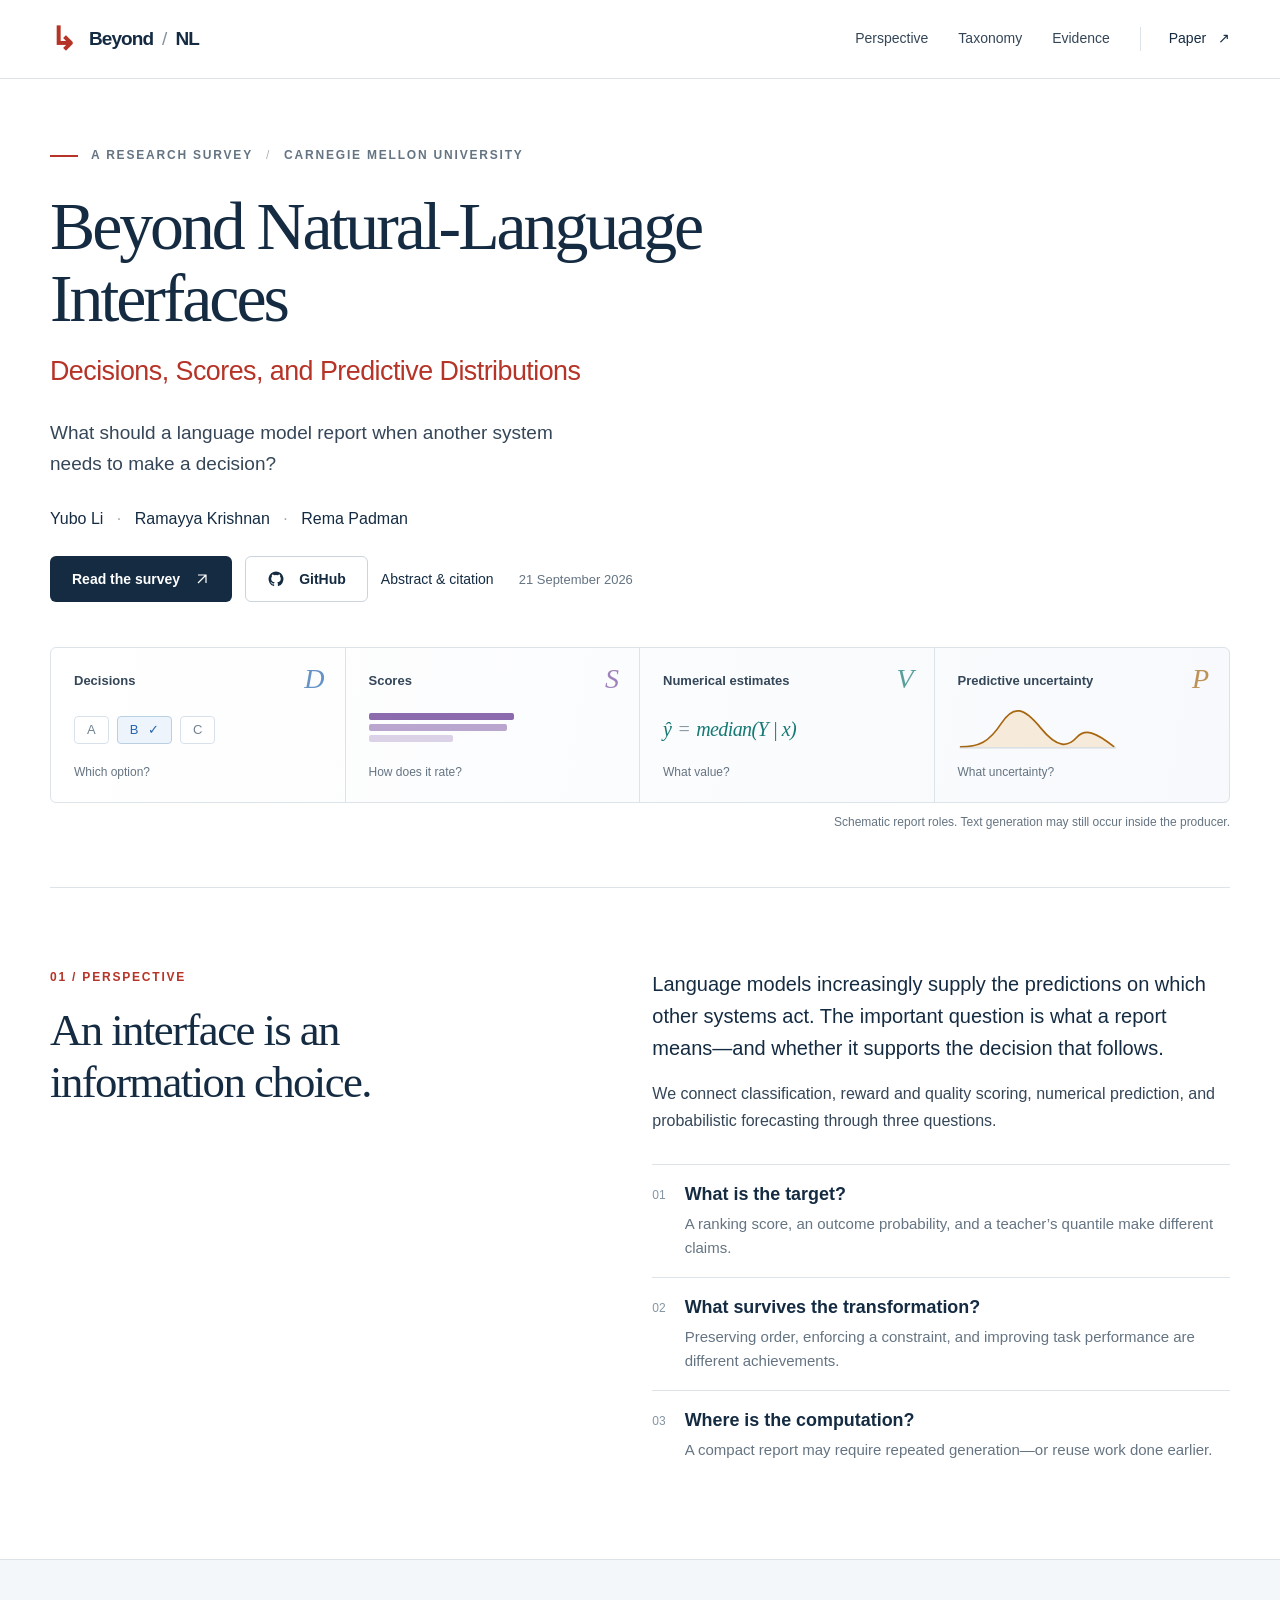
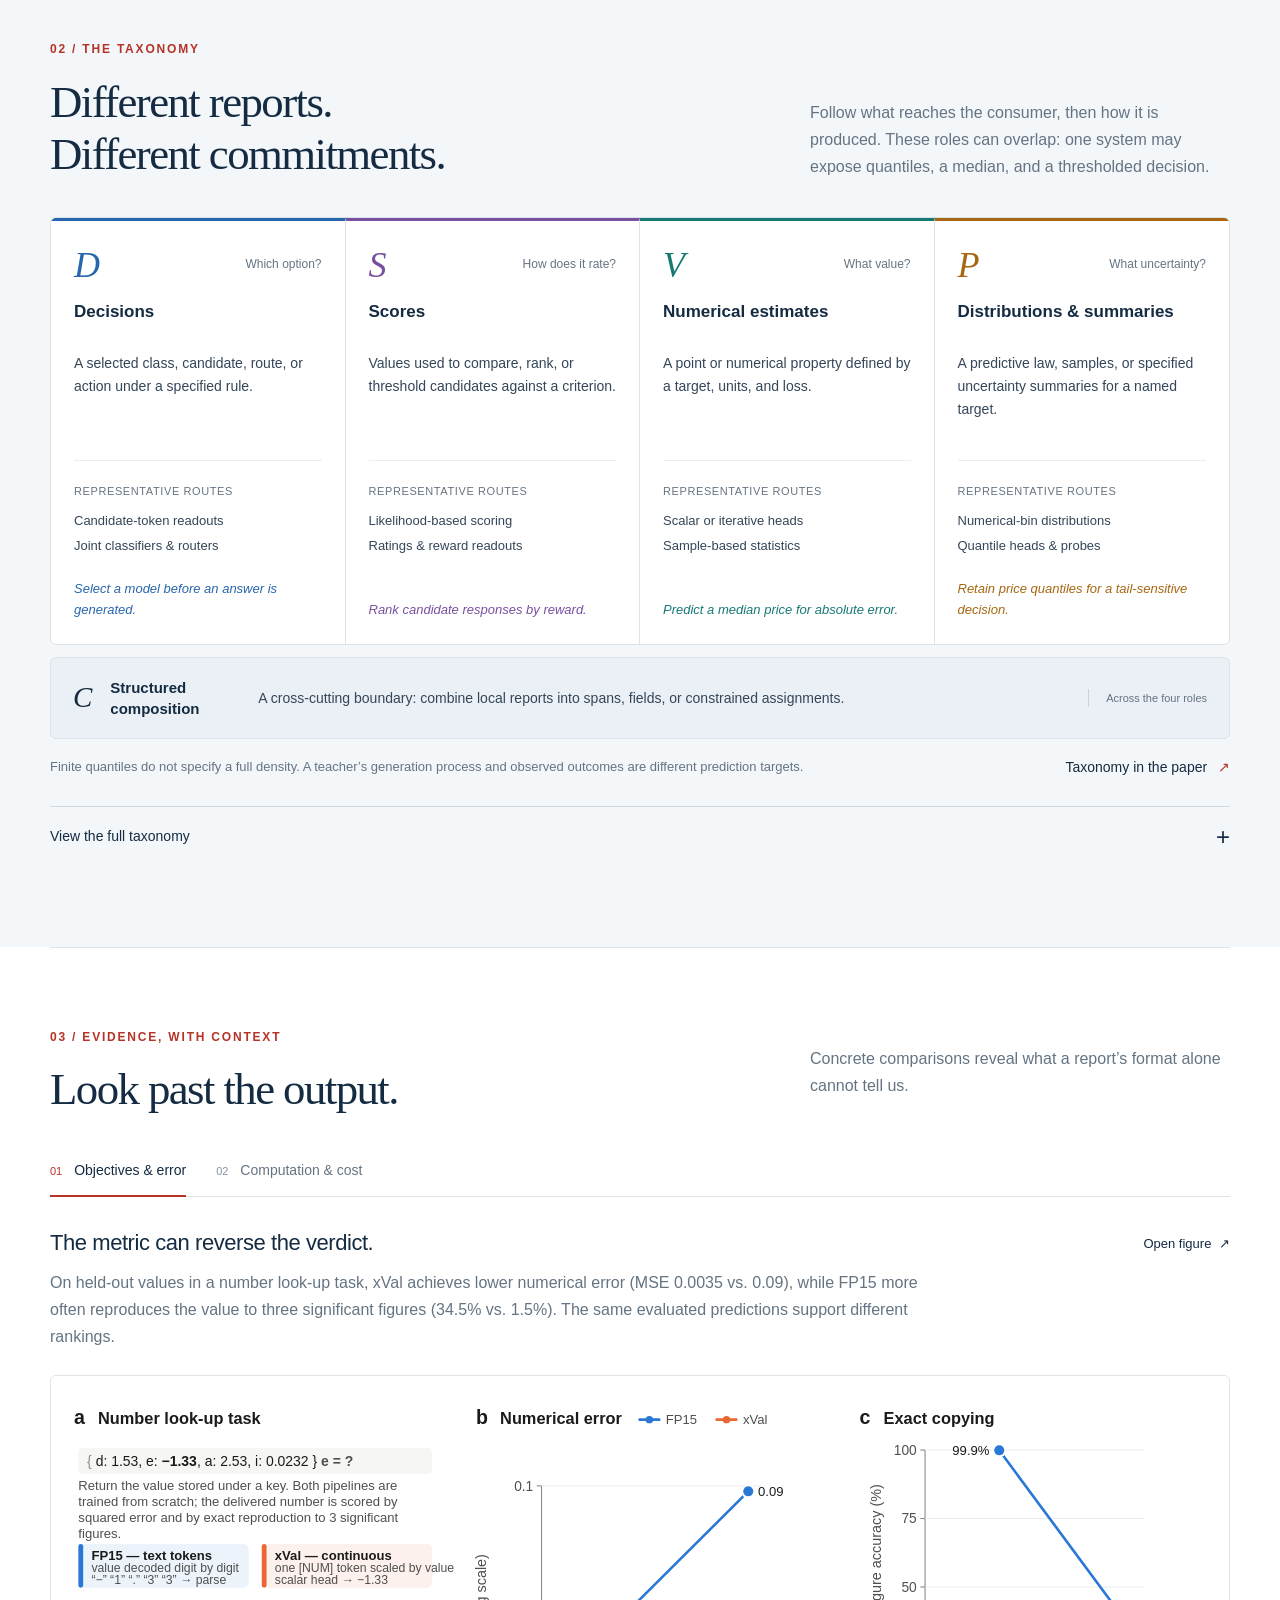
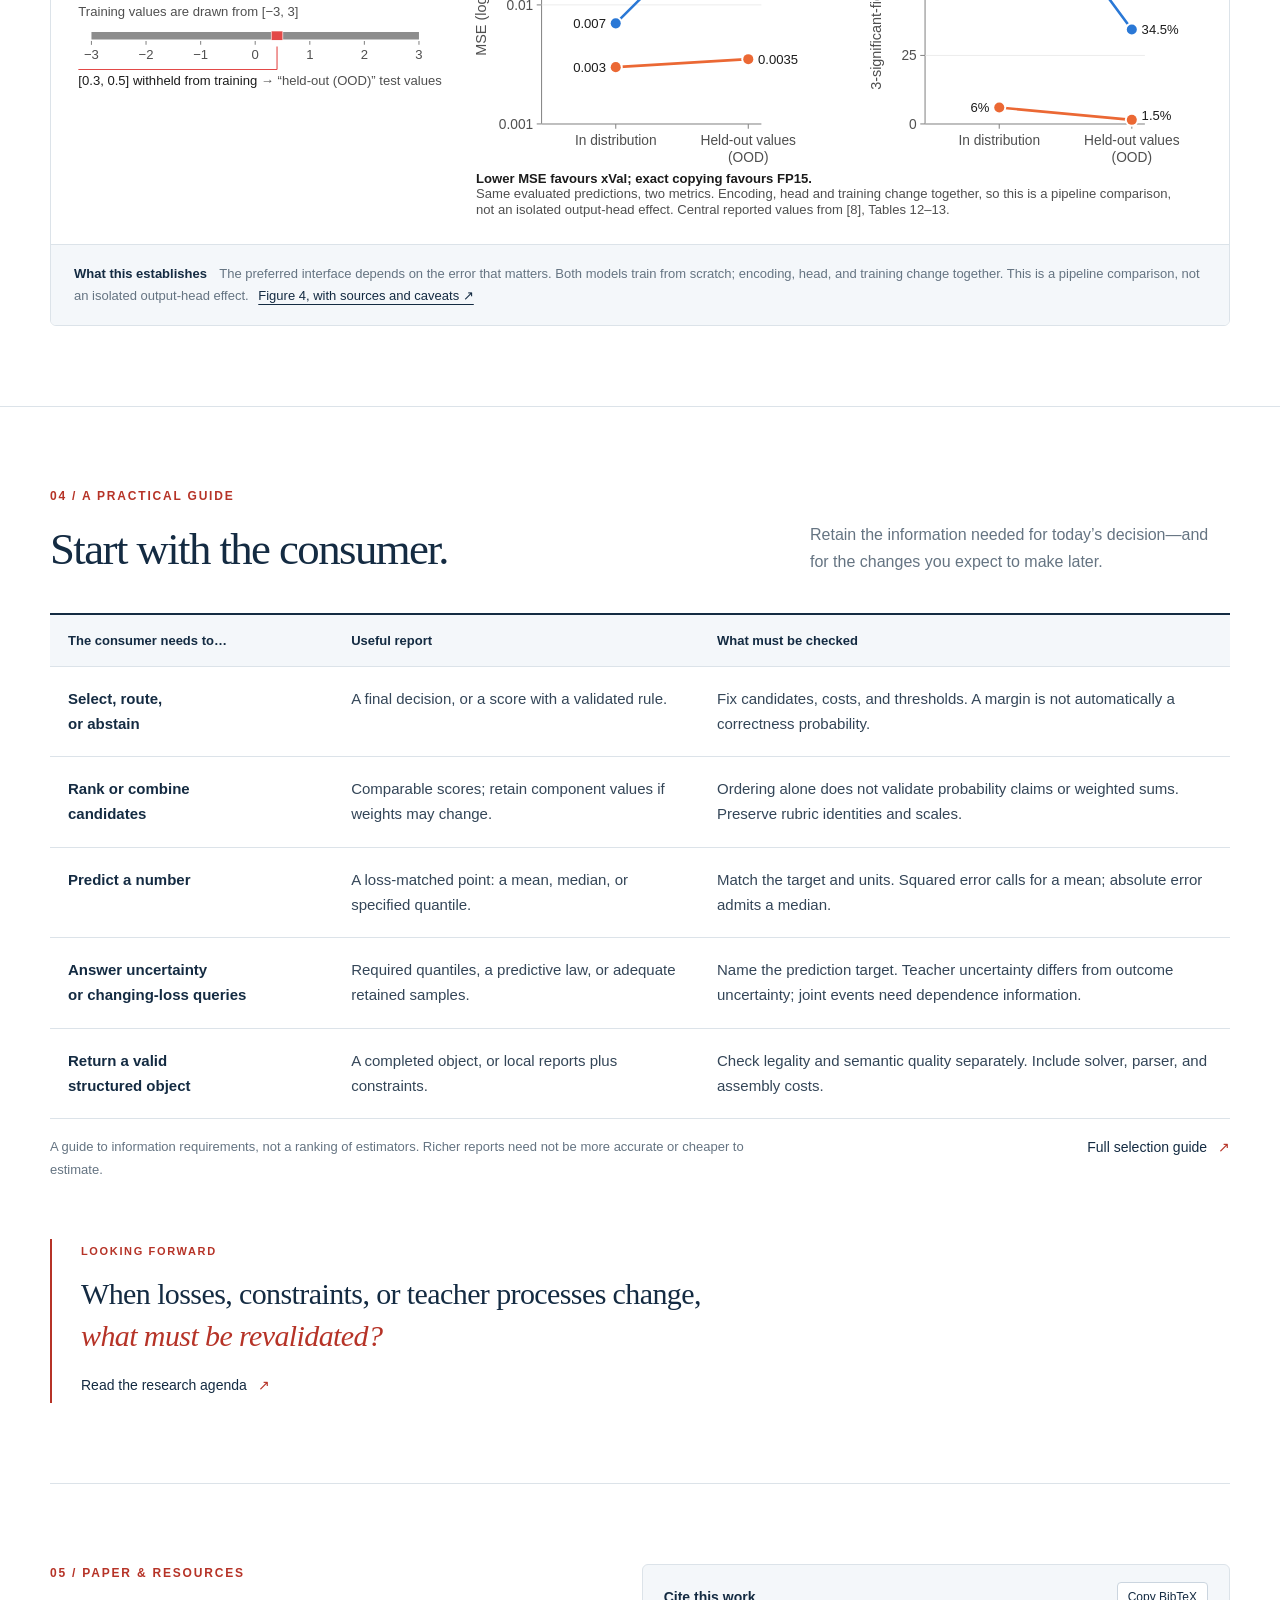
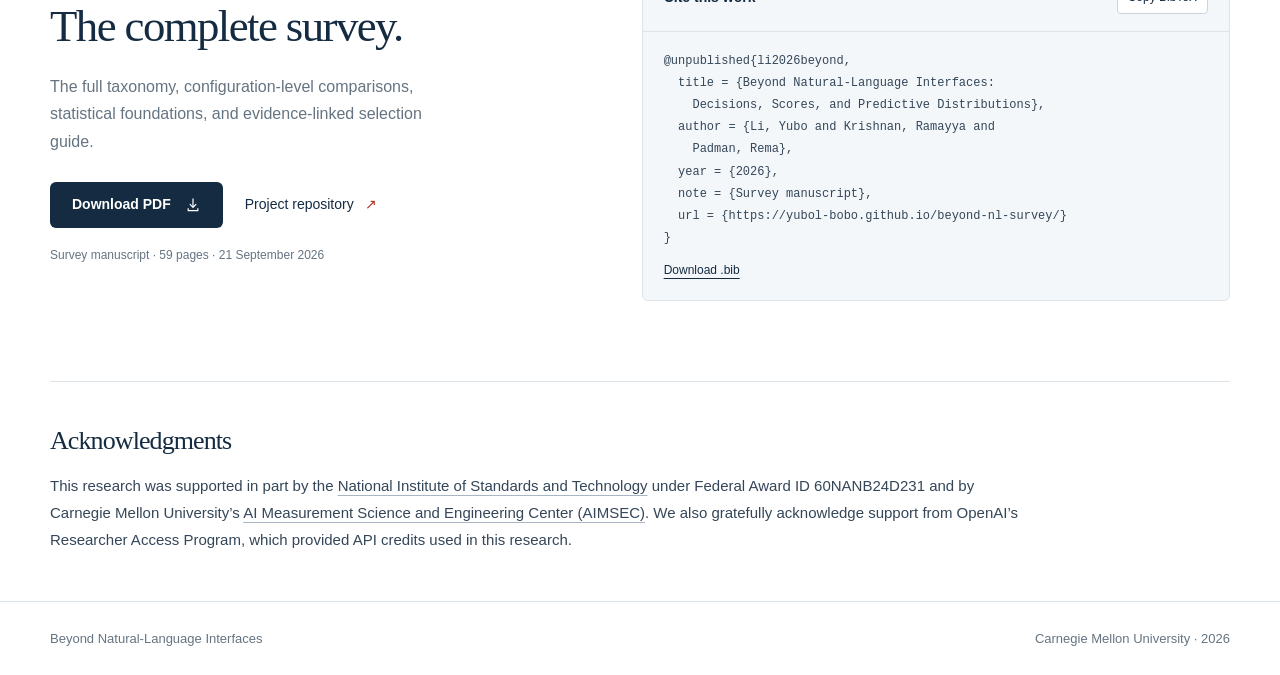
<file: index.html>
<!doctype html>
<html lang="en">
<head>
  <meta charset="utf-8">
  <meta name="viewport" content="width=device-width,initial-scale=1">
  <meta name="theme-color" content="#142b42">
  <meta name="description" content="A survey of language-model predictive interfaces: decisions, scores, numerical estimates, and predictive distributions. By Yubo Li, Ramayya Krishnan, and Rema Padman, Carnegie Mellon University.">
  <meta property="og:title" content="Beyond Natural-Language Interfaces">
  <meta property="og:description" content="Decisions, Scores, and Predictive Distributions. A survey of what language models report, what those reports mean, and the decisions they support.">
  <meta property="og:type" content="website">
  <meta property="og:url" content="https://yubol-bobo.github.io/beyond-nl-survey/">
  <link rel="canonical" href="https://yubol-bobo.github.io/beyond-nl-survey/">
  <title>Beyond Natural-Language Interfaces: Decisions, Scores, and Predictive Distributions | Survey</title>
  <link rel="icon" type="image/svg+xml" href="data:image/svg+xml,%3Csvg xmlns='http://www.w3.org/2000/svg' viewBox='0 0 32 32'%3E%3Crect width='32' height='32' rx='7' fill='%23142b42'/%3E%3Cpath d='M8 8v16M8 16h9m0 0 6-7m-6 7 6 7' fill='none' stroke='white' stroke-width='2'/%3E%3Ccircle cx='24' cy='8' r='3' fill='%23ce4535'/%3E%3Ccircle cx='24' cy='24' r='3' fill='white'/%3E%3C/svg%3E">
  <link rel="stylesheet" href="assets/styles.css">
  <script src="assets/site.js" defer></script>
</head>
<body>
  <a class="skip-link" href="#main">Skip to content</a>
  <header class="site-header">
    <div class="container header-inner">
      <a href="#" class="brand" aria-label="Beyond Natural-Language Interfaces, home"><span class="brand-symbol" aria-hidden="true">↳</span> Beyond<span class="brand-divider">/</span>NL</a>
      <nav aria-label="Main navigation">
        <a href="#perspective">Perspective</a>
        <a href="#taxonomy">Taxonomy</a>
        <a href="#evidence">Evidence</a>
        <a class="nav-paper" href="pdf/beyond-natural-language-interfaces.pdf">Paper <span aria-hidden="true">↗</span></a>
      </nav>
    </div>
  </header>
  <main id="main">
    <section class="hero container" aria-labelledby="page-title">
      <div class="eyebrow"><span class="accent-rule"></span> A research survey <span class="eyebrow-divider">/</span> Carnegie Mellon University</div>
      <h1 id="page-title">Beyond Natural-Language<br class="desktop-break"> Interfaces</h1>
      <p class="subtitle">Decisions, Scores, and Predictive Distributions</p>
      <p class="hero-thesis">What should a language model report when another system<br class="desktop-break"> needs to make a decision?</p>
      <p class="authors">Yubo&nbsp;Li <span>·</span> Ramayya&nbsp;Krishnan <span>·</span> Rema&nbsp;Padman</p>
      <div class="hero-actions">
        <a class="button button-primary" href="pdf/beyond-natural-language-interfaces.pdf">Read the survey <svg aria-hidden="true" viewBox="0 0 20 20"><path d="M5 15 15 5M5 5h10v10"/></svg></a>
        <a class="button button-outline repo-link" href="https://github.com/yubol-bobo/beyond-nl-survey"><svg aria-hidden="true" viewBox="0 0 24 24" class="github-icon"><path d="M12 2a10 10 0 0 0-3.16 19.49c.5.09.68-.22.68-.48v-1.86c-2.78.61-3.37-1.18-3.37-1.18-.45-1.15-1.11-1.46-1.11-1.46-.91-.62.07-.61.07-.61 1 .07 1.53 1.03 1.53 1.03.89 1.53 2.34 1.09 2.91.83.09-.65.35-1.09.63-1.34-2.22-.25-4.56-1.11-4.56-4.95 0-1.09.39-1.98 1.03-2.68-.1-.25-.45-1.27.1-2.65 0 0 .84-.27 2.75 1.02a9.56 9.56 0 0 1 5 0c1.91-1.29 2.75-1.02 2.75-1.02.55 1.38.2 2.4.1 2.65.64.7 1.03 1.59 1.03 2.68 0 3.85-2.34 4.7-4.57 4.95.36.31.68.92.68 1.85v2.74c0 .27.18.58.69.48A10 10 0 0 0 12 2Z"/></svg> GitHub</a>
        <a class="text-link" href="pdf/">Abstract &amp; citation</a>
        <span class="paper-date">21 September 2026</span>
      </div>
      <div class="report-strip" aria-label="Four overlapping report roles: decisions, scores, numerical estimates, and predictive distributions">
        <div class="report-preview decision"><span class="report-code">D</span><div><span class="preview-label">Decisions</span><div class="preview-graphic choices" aria-hidden="true"><i>A</i><i class="selected">B <span>✓</span></i><i>C</i></div></div><span class="preview-question">Which option?</span></div>
        <div class="report-preview score"><span class="report-code">S</span><div><span class="preview-label">Scores</span><div class="preview-graphic ranks" aria-hidden="true"><i></i><i></i><i></i></div></div><span class="preview-question">How does it rate?</span></div>
        <div class="report-preview value"><span class="report-code">V</span><div><span class="preview-label">Numerical estimates</span><div class="preview-graphic point" aria-hidden="true">ŷ <span>=</span> median(Y | x)</div></div><span class="preview-question">What value?</span></div>
        <div class="report-preview distribution"><span class="report-code">P</span><div><span class="preview-label">Predictive uncertainty</span><svg class="preview-graphic density" viewBox="0 0 170 44" aria-hidden="true"><path class="density-fill" d="M2 40C22 40 33 35 46 15S70-2 88 20s29 20 38 10 20-6 40 10Z"/><path class="density-line" d="M2 40C22 40 33 35 46 15S70-2 88 20s29 20 38 10 20-6 40 10"/><path class="density-axis" d="M2 41h166"/></svg></div><span class="preview-question">What uncertainty?</span></div>
      </div>
      <p class="strip-note">Schematic report roles. Text generation may still occur inside the producer.</p>
    </section>

    <section class="section container perspective" id="perspective" aria-labelledby="perspective-title">
      <div class="section-heading"><span class="section-number">01 / Perspective</span><h2 id="perspective-title">An interface is an<br>information choice.</h2></div>
      <div class="perspective-body"><p class="lead">Language models increasingly supply the predictions on which other systems act. The important question is what a report means—and whether it supports the decision that follows.</p><p>We connect classification, reward and quality scoring, numerical prediction, and probabilistic forecasting through three questions.</p>
        <ol class="principles"><li><span>01</span><div><h3>What is the target?</h3><p>A ranking score, an outcome probability, and a teacher’s quantile make different claims.</p></div></li><li><span>02</span><div><h3>What survives the transformation?</h3><p>Preserving order, enforcing a constraint, and improving task performance are different achievements.</p></div></li><li><span>03</span><div><h3>Where is the computation?</h3><p>A compact report may require repeated generation—or reuse work done earlier.</p></div></li></ol>
      </div>
    </section>

    <section class="section taxonomy-section" id="taxonomy" aria-labelledby="taxonomy-title">
      <div class="container">
        <div class="section-topline"><div><span class="section-number">02 / The taxonomy</span><h2 id="taxonomy-title">Different reports.<br>Different commitments.</h2></div><p class="section-intro">Follow what reaches the consumer, then how it is produced. These roles can overlap: one system may expose quantiles, a median, and a thresholded decision.</p></div>
        <div class="taxonomy-grid">
          <article class="role decision"><div class="role-top"><span class="role-letter">D</span><span>Which option?</span></div><h3>Decisions</h3><p>A selected class, candidate, route, or action under a specified rule.</p><div class="role-mechanisms"><span>Representative routes</span><ul><li>Candidate-token readouts</li><li>Joint classifiers &amp; routers</li></ul></div><p class="role-example">Select a model before an answer is generated.</p></article>
          <article class="role score"><div class="role-top"><span class="role-letter">S</span><span>How does it rate?</span></div><h3>Scores</h3><p>Values used to compare, rank, or threshold candidates against a criterion.</p><div class="role-mechanisms"><span>Representative routes</span><ul><li>Likelihood-based scoring</li><li>Ratings &amp; reward readouts</li></ul></div><p class="role-example">Rank candidate responses by reward.</p></article>
          <article class="role value"><div class="role-top"><span class="role-letter">V</span><span>What value?</span></div><h3>Numerical estimates</h3><p>A point or numerical property defined by a target, units, and loss.</p><div class="role-mechanisms"><span>Representative routes</span><ul><li>Scalar or iterative heads</li><li>Sample-based statistics</li></ul></div><p class="role-example">Predict a median price for absolute error.</p></article>
          <article class="role distribution"><div class="role-top"><span class="role-letter">P</span><span>What uncertainty?</span></div><h3>Distributions &amp; summaries</h3><p>A predictive law, samples, or specified uncertainty summaries for a named target.</p><div class="role-mechanisms"><span>Representative routes</span><ul><li>Numerical-bin distributions</li><li>Quantile heads &amp; probes</li></ul></div><p class="role-example">Retain price quantiles for a tail-sensitive decision.</p></article>
        </div>
        <div class="composition"><span class="composition-code">C</span><h3>Structured composition</h3><p>A cross-cutting boundary: combine local reports into spans, fields, or constrained assignments.</p><span class="composition-tag">Across the four roles</span></div>
        <div class="taxonomy-bottom"><p>Finite quantiles do not specify a full density. A teacher’s generation process and observed outcomes are different prediction targets.</p><a class="text-link" href="pdf/beyond-natural-language-interfaces.pdf#page=5">Taxonomy in the paper <span aria-hidden="true">↗</span></a></div>
        <details class="taxonomy-details"><summary>View the full taxonomy <span class="expand-icon" aria-hidden="true">+</span></summary><figure><a href="assets/figures/taxonomy.svg" target="_blank" rel="noopener" aria-label="Open the full taxonomy figure at original size"><img src="assets/figures/taxonomy.svg" alt="Full taxonomy of decisions, scores, numerical estimates, distributions, and structured composition, with the seventeen production mechanisms and representative papers." loading="lazy" width="528" height="524"></a><figcaption>Figure 2 from the survey. Branches group report roles and mechanisms; they do not imply execution order or a ranking. <a href="assets/figures/taxonomy.svg" target="_blank" rel="noopener">Open at full size ↗</a></figcaption></figure></details>
      </div>
    </section>

    <section class="section container evidence-section" id="evidence" aria-labelledby="evidence-title">
      <div class="section-topline"><div><span class="section-number">03 / Evidence, with context</span><h2 id="evidence-title">Look past the output.</h2></div><p class="section-intro">Concrete comparisons reveal what a report’s format alone cannot tell us.</p></div>
      <div class="evidence-tabs" role="tablist" aria-label="Evidence examples"><button class="evidence-tab" id="tab-objective" type="button" role="tab" aria-selected="true" aria-controls="panel-objective" tabindex="0"><span>01</span> Objectives &amp; error</button><button class="evidence-tab" id="tab-computation" type="button" role="tab" aria-selected="false" aria-controls="panel-computation" tabindex="-1"><span>02</span> Computation &amp; cost</button></div>
      <div class="evidence-panel" id="panel-objective" role="tabpanel" aria-labelledby="tab-objective" tabindex="0">
        <div class="evidence-heading"><div><h3>The metric can reverse the verdict.</h3><p>On held-out values in a number look-up task, xVal achieves lower numerical error (MSE 0.0035 vs. 0.09), while FP15 more often reproduces the value to three significant figures (34.5% vs. 1.5%). The same evaluated predictions support different rankings.</p></div><a class="figure-link" href="assets/figures/report-adequacy.svg" target="_blank" rel="noopener">Open figure <span aria-hidden="true">↗</span></a></div>
        <figure class="evidence-figure"><img src="assets/figures/report-adequacy.svg" alt="Number look-up comparison: xVal has lower MSE than FP15 on both in-distribution and held-out values; FP15 has higher exact reproduction accuracy. The source figure shows the full in-distribution and held-out comparisons." loading="lazy" width="1441" height="535"><figcaption><span class="figure-caption-label">What this establishes</span> The preferred interface depends on the error that matters. Both models train from scratch; encoding, head, and training change together. This is a pipeline comparison, not an isolated output-head effect. <a href="pdf/beyond-natural-language-interfaces.pdf#page=11">Figure 4, with sources and caveats ↗</a></figcaption></figure>
      </div>
      <div class="evidence-panel" id="panel-computation" role="tabpanel" aria-labelledby="tab-computation" tabindex="0" hidden>
        <div class="evidence-heading"><div><h3>A compact report can hide extensive computation.</h3><p>A fitted probe moves teacher sampling offline. RELISH reuses one backbone encoding within a request. CAMEL reflects selectively. Other scalar interfaces aggregate repeated online generations.</p></div><a class="figure-link" href="assets/figures/computation-schedules.svg" target="_blank" rel="noopener">Open figure <span aria-hidden="true">↗</span></a></div>
        <figure class="evidence-figure"><img src="assets/figures/computation-schedules.svg" alt="Four computation schedules contrast offline fitting, reused encoding, selective reflection, and repeated online generation. A separate latency plot distinguishes one median probe from numerical sampling in one documented configuration." loading="lazy" width="1441" height="819"><figcaption><span class="figure-caption-label">What this establishes</span> Count setup, request-time work, and refresh costs. The 0.034 s timing is for one median probe including encoding; it excludes teacher sampling and fitting. It is not a timing for the seven-quantile head or evidence about FLOPs or memory. <a href="pdf/beyond-natural-language-interfaces.pdf#page=16">Figure 6, with sources and caveats ↗</a></figcaption></figure>
      </div>
    </section>

    <section class="section guide-section" id="guide" aria-labelledby="guide-title"><div class="container">
      <div class="section-topline"><div><span class="section-number">04 / A practical guide</span><h2 id="guide-title">Start with the consumer.</h2></div><p class="section-intro">Retain the information needed for today’s decision—and for the changes you expect to make later.</p></div>
      <p class="table-scroll-hint">Scroll table to compare <span aria-hidden="true">→</span></p>
      <div class="table-scroll" role="region" aria-label="Interface selection guide; scroll horizontally on small screens" tabindex="0"><table class="selection-table"><caption class="sr-only">A condensed selection guide based on Table 8 and Appendix D of the survey.</caption><thead><tr><th scope="col">The consumer needs to…</th><th scope="col">Useful report</th><th scope="col">What must be checked</th></tr></thead><tbody>
        <tr><th scope="row">Select, route,<br>or abstain</th><td>A final decision, or a score with a validated rule.</td><td>Fix candidates, costs, and thresholds. A margin is not automatically a correctness probability.</td></tr>
        <tr><th scope="row">Rank or combine<br>candidates</th><td>Comparable scores; retain component values if weights may change.</td><td>Ordering alone does not validate probability claims or weighted sums. Preserve rubric identities and scales.</td></tr>
        <tr><th scope="row">Predict a number</th><td>A loss-matched point: a mean, median, or specified quantile.</td><td>Match the target and units. Squared error calls for a mean; absolute error admits a median.</td></tr>
        <tr><th scope="row">Answer uncertainty<br>or changing-loss queries</th><td>Required quantiles, a predictive law, or adequate retained samples.</td><td>Name the prediction target. Teacher uncertainty differs from outcome uncertainty; joint events need dependence information.</td></tr>
        <tr><th scope="row">Return a valid<br>structured object</th><td>A completed object, or local reports plus constraints.</td><td>Check legality and semantic quality separately. Include solver, parser, and assembly costs.</td></tr>
      </tbody></table></div>
      <div class="table-note"><p>A guide to information requirements, not a ranking of estimators. Richer reports need not be more accurate or cheaper to estimate.</p><a class="text-link" href="pdf/beyond-natural-language-interfaces.pdf#page=46">Full selection guide <span aria-hidden="true">↗</span></a></div>
      <div class="research-agenda"><span class="section-number">Looking forward</span><p>When losses, constraints, or teacher processes change,<br class="desktop-break"> <em>what must be revalidated?</em></p><a class="text-link" href="pdf/beyond-natural-language-interfaces.pdf#page=17">Read the research agenda <span aria-hidden="true">↗</span></a></div>
    </div></section>

    <section class="section container resources" id="resources" aria-labelledby="resources-title">
      <div><span class="section-number">05 / Paper &amp; resources</span><h2 id="resources-title">The complete survey.</h2><p class="resource-description">The full taxonomy, configuration-level comparisons, statistical foundations, and evidence-linked selection guide.</p><div class="resource-links"><a class="button button-primary" href="pdf/beyond-natural-language-interfaces.pdf" download>Download PDF <svg viewBox="0 0 20 20" aria-hidden="true"><path d="M10 2v11m-4-4 4 4 4-4M4 14v3h12v-3"/></svg></a><a class="text-link repo-link" href="https://github.com/yubol-bobo/beyond-nl-survey">Project repository <span aria-hidden="true">↗</span></a></div><p class="resource-meta">Survey manuscript · 59 pages · 21 September 2026</p></div>
      <div class="citation-box"><div class="citation-header"><h3>Cite this work</h3><button type="button" id="copy-citation" class="copy-button">Copy BibTeX</button></div><pre id="citation-text">@unpublished{li2026beyond,
  title = {Beyond Natural-Language Interfaces:
    Decisions, Scores, and Predictive Distributions},
  author = {Li, Yubo and Krishnan, Ramayya and
    Padman, Rema},
  year = {2026},
  note = {Survey manuscript},
  url = {https://yubol-bobo.github.io/beyond-nl-survey/}
}</pre><div class="citation-footer"><a href="citation.bib" download>Download .bib</a><span id="copy-status" role="status" aria-live="polite"></span></div></div>
    </section>
    <section class="container acknowledgments" id="acknowledgments" aria-labelledby="acknowledgments-title">
      <h2 id="acknowledgments-title">Acknowledgments</h2>
      <p>This research was supported in part by the <a href="https://ror.org/05xpvk416">National Institute of Standards and Technology</a> under Federal Award ID 60NANB24D231 and by Carnegie Mellon University’s <a href="https://www.cmu.edu/aimsec/research/index.html">AI Measurement Science and Engineering Center (AIMSEC)</a>. We also gratefully acknowledge support from OpenAI’s Researcher Access Program, which provided API credits used in this research.</p>
    </section>
  </main>
  <footer class="site-footer"><div class="container footer-inner"><span>Beyond Natural-Language Interfaces</span><span>Carnegie Mellon University · 2026</span></div></footer>
</body>
</html>
</file>
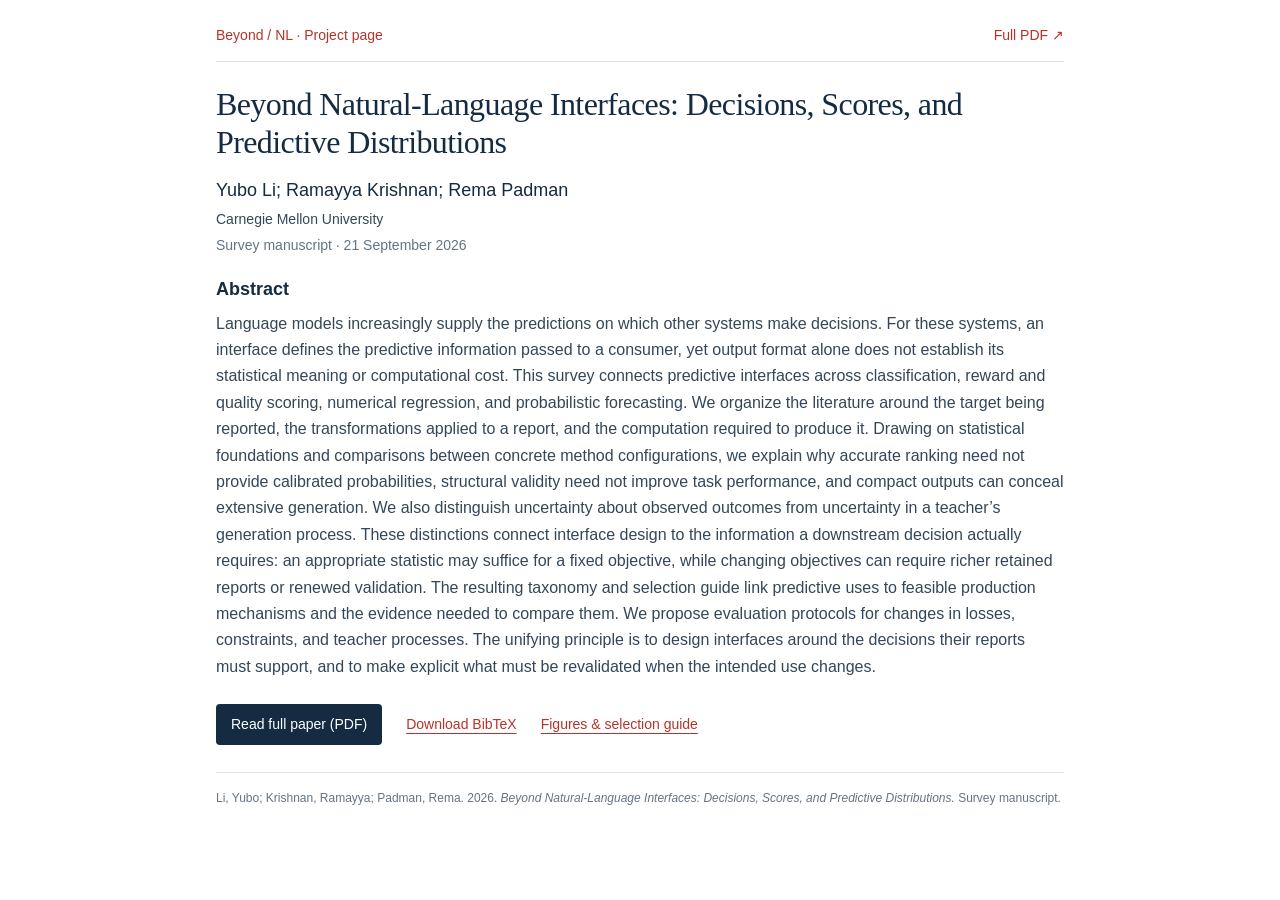
<file: pdf/index.html>
<!doctype html>
<html lang="en">
<head>
  <meta charset="utf-8">
  <meta name="viewport" content="width=device-width,initial-scale=1">
  <title>Beyond Natural-Language Interfaces: Decisions, Scores, and Predictive Distributions</title>
  <meta name="description" content="Read the abstract and full survey by Yubo Li, Ramayya Krishnan, and Rema Padman on language-model decisions, scores, numerical estimates, and predictive distributions.">
  <link rel="canonical" href="https://yubol-bobo.github.io/beyond-nl-survey/pdf/">
  <meta name="citation_title" content="Beyond Natural-Language Interfaces: Decisions, Scores, and Predictive Distributions">
  <meta name="citation_author" content="Yubo Li">
  <meta name="citation_author" content="Ramayya Krishnan">
  <meta name="citation_author" content="Rema Padman">
  <meta name="citation_publication_date" content="2026/09/21">
  <meta name="citation_pdf_url" content="https://yubol-bobo.github.io/beyond-nl-survey/pdf/beyond-natural-language-interfaces.pdf">
  <meta property="og:type" content="article">
  <meta property="og:title" content="Beyond Natural-Language Interfaces: Decisions, Scores, and Predictive Distributions">
  <meta property="og:description" content="Survey manuscript by Yubo Li, Ramayya Krishnan, and Rema Padman. Full abstract and PDF.">
  <meta property="og:url" content="https://yubol-bobo.github.io/beyond-nl-survey/pdf/">
  <link rel="stylesheet" href="../assets/paper.css">
</head>
<body>
  <main>
    <nav aria-label="Paper navigation"><a href="../">Beyond / NL · Project page</a><a href="beyond-natural-language-interfaces.pdf">Full PDF ↗</a></nav>
    <article>
      <h1 class="citation_title">Beyond Natural-Language Interfaces: Decisions, Scores, and Predictive Distributions</h1>
      <p class="citation_author">Yubo Li; Ramayya Krishnan; Rema Padman</p>
      <p class="affiliation">Carnegie Mellon University</p>
      <p class="publication">Survey manuscript · <time datetime="2026-09-21">21 September 2026</time></p>
      <section aria-labelledby="abstract-heading">
        <h2 id="abstract-heading">Abstract</h2>
        <p class="abstract">Language models increasingly supply the predictions on which other systems make decisions. For these systems, an interface defines the predictive information passed to a consumer, yet output format alone does not establish its statistical meaning or computational cost. This survey connects predictive interfaces across classification, reward and quality scoring, numerical regression, and probabilistic forecasting. We organize the literature around the target being reported, the transformations applied to a report, and the computation required to produce it. Drawing on statistical foundations and comparisons between concrete method configurations, we explain why accurate ranking need not provide calibrated probabilities, structural validity need not improve task performance, and compact outputs can conceal extensive generation. We also distinguish uncertainty about observed outcomes from uncertainty in a teacher’s generation process. These distinctions connect interface design to the information a downstream decision actually requires: an appropriate statistic may suffice for a fixed objective, while changing objectives can require richer retained reports or renewed validation. The resulting taxonomy and selection guide link predictive uses to feasible production mechanisms and the evidence needed to compare them. We propose evaluation protocols for changes in losses, constraints, and teacher processes. The unifying principle is to design interfaces around the decisions their reports must support, and to make explicit what must be revalidated when the intended use changes.</p>
      </section>
      <div class="paper-links"><a class="primary" href="beyond-natural-language-interfaces.pdf">Read full paper (PDF)</a><a href="../citation.bib" download>Download BibTeX</a><a href="../">Figures &amp; selection guide</a></div>
    </article>
    <footer>Li, Yubo; Krishnan, Ramayya; Padman, Rema. 2026. <em>Beyond Natural-Language Interfaces: Decisions, Scores, and Predictive Distributions.</em> Survey manuscript.</footer>
  </main>
</body>
</html>
</file>
<file: assets/styles.css>
:root{--ink:#142b42;--body:#344658;--muted:#657482;--line:#dce3e9;--surface:#f4f7fa;--red:#b63327;--blue:#2766ad;--purple:#7850a0;--teal:#167974;--amber:#a76610;--radius:6px;--width:1180px}
*{box-sizing:border-box}html{scroll-behavior:smooth;scroll-padding-top:100px}body{margin:0;color:var(--body);background:#fff;font-family:Inter,"Segoe UI",Arial,sans-serif;font-size:17px;line-height:1.65;-webkit-font-smoothing:antialiased}a{color:inherit;text-underline-offset:4px}button,input,summary{font:inherit}a,button,summary{-webkit-tap-highlight-color:transparent}button{cursor:pointer}button:focus-visible,a:focus-visible,summary:focus-visible,[tabindex]:focus-visible{outline:3px solid var(--blue);outline-offset:5px}h1,h2,h3,p,figure{margin:0}h1,h2,h3{color:var(--ink)}h2{font-family:Georgia,"Times New Roman",serif;font-weight:400;font-size:clamp(2.1rem,3.5vw,3rem);line-height:1.15;letter-spacing:-.035em}h3{font-size:1.12rem;line-height:1.4;font-weight:600}p+p{margin-top:1rem}svg{display:block}.container{width:min(var(--width),calc(100% - 96px));margin-inline:auto}.skip-link{position:fixed;top:-80px;left:12px;padding:12px 20px;background:var(--ink);color:white;z-index:100}.skip-link:focus{top:8px}.site-header{border-bottom:1px solid var(--line);background:rgba(255,255,255,.97);position:sticky;top:0;z-index:20}.header-inner{display:flex;justify-content:space-between;align-items:center;min-height:78px;gap:24px}.brand{display:flex;align-items:center;gap:8px;font-size:19px;font-weight:650;letter-spacing:-.05em;text-decoration:none;color:var(--ink)}.brand-symbol{color:var(--red);font-size:32px;line-height:1;margin-right:5px}.brand-divider{font-weight:300;color:#8492a0;margin-inline:1px}nav{display:flex;align-items:center;gap:30px;font-size:14px;font-weight:500}nav a{text-decoration:none;white-space:nowrap}nav a:hover{color:var(--red)}.nav-paper{padding-left:28px;border-left:1px solid var(--line);color:var(--ink)}.nav-paper span{margin-left:8px}.hero{padding-top:67px;padding-bottom:55px}.eyebrow,.section-number{font-size:12px;font-weight:650;text-transform:uppercase;letter-spacing:.15em;color:var(--muted)}.eyebrow{display:flex;gap:13px;align-items:center;margin-bottom:25px}.accent-rule{display:block;width:28px;height:2px;background:var(--red)}.eyebrow-divider{color:#abb4bb;font-weight:400}h1{font-family:Georgia,"Times New Roman",serif;font-weight:400;letter-spacing:-.045em;font-size:clamp(3rem,5.3vw,4.95rem);line-height:1.06}.subtitle{font-size:clamp(1.2rem,2.1vw,1.7rem);font-weight:400;color:var(--red);letter-spacing:-.02em;line-height:1.4;margin-top:18px}.hero-thesis{font-size:19px;line-height:1.6;margin-top:28px;color:var(--body)}.authors{font-size:16px;margin-top:27px;color:var(--ink)}.authors span{color:#9ca7b1;margin:0 9px}.hero-actions{display:flex;align-items:center;gap:13px;margin-top:24px;flex-wrap:wrap}.button{display:inline-flex;align-items:center;justify-content:center;gap:14px;min-height:46px;padding:10px 21px;text-decoration:none;border:1px solid transparent;border-radius:var(--radius);font-size:14px;font-weight:600;transition:background .2s,transform .2s}.button:hover{transform:translateY(-2px)}.button-primary{background:var(--ink);color:#fff}.button-primary:hover{background:#244562}.button-outline{border-color:#cbd4dc;background:#fff;color:var(--ink)}.button-outline:hover{background:var(--surface)}.button svg{height:16px;width:16px;stroke:currentColor;stroke-width:1.5;fill:none}.button .github-icon{height:18px;width:18px;fill:currentColor;stroke:none}.paper-date{font-size:13px;color:var(--muted);margin-left:12px}.report-strip{display:grid;grid-template-columns:repeat(4,1fr);border:1px solid var(--line);border-radius:var(--radius);margin-top:45px;background:linear-gradient(100deg,#fff,#f7f9fc);overflow:hidden}.report-preview{padding:22px 23px 19px;position:relative;display:flex;flex-direction:column;border-right:1px solid var(--line);gap:8px}.report-preview:last-child{border:0}.report-code{font:italic 28px Georgia,serif;color:var(--role);position:absolute;right:20px;top:15px;opacity:.7}.decision{--role:var(--blue)}.score{--role:var(--purple)}.value{--role:var(--teal)}.distribution{--role:var(--amber)}.preview-label{font-size:13px;font-weight:600;display:block;padding-right:22px}.preview-graphic{height:42px;margin-top:17px}.choices{display:flex;align-items:center;gap:8px}.choices i{font-size:13px;font-style:normal;color:#718393;padding:2px 12px;border:1px solid #d9e2eb;border-radius:4px;background:#fff}.choices i.selected{color:var(--blue);border-color:#b9cfe4;background:#edf4fb}.choices span{margin-left:6px}.ranks{display:flex;gap:4px;flex-direction:column;padding-block:4px}.ranks i{height:7px;background:var(--role);border-radius:2px;max-width:145px;width:77%;opacity:.85}.ranks i:nth-child(2){width:56%;opacity:.5}.ranks i:nth-child(3){width:34%;opacity:.25}.point{font:italic 20px Georgia,serif;color:var(--teal);display:flex;align-items:center;gap:6px;white-space:nowrap;letter-spacing:-.03em}.point span{color:#89959f}.density{width:160px;max-width:100%}.density-fill{fill:#f6eadb}.density-line{fill:none;stroke:var(--amber);stroke-width:1.8}.density-axis{stroke:#c6ccd2;stroke-width:1}.preview-question{font-size:12px;color:var(--muted);margin-top:4px}.strip-note{font-size:12px;color:var(--muted);margin-top:10px;text-align:right}.section{padding-block:80px;border-top:1px solid var(--line)}.section-number{display:block;margin-bottom:17px;color:var(--red)}.perspective{display:grid;grid-template-columns:1fr 1.15fr;gap:100px}.lead{font-size:20px;line-height:1.6;color:var(--ink)}.perspective-body>p:not(.lead){margin-top:17px;font-size:16px}.principles{padding:0;margin:30px 0 0;list-style:none}.principles li{display:flex;gap:19px;padding-block:17px;border-top:1px solid var(--line)}.principles li>span{font-size:12px;color:#8495a4;padding-top:4px}.principles p{font-size:15px;line-height:1.6;margin-top:5px;color:var(--muted)}.site-footer{border-top:1px solid var(--line);padding-block:26px;font-size:13px;color:var(--muted)}.footer-inner{display:flex;justify-content:space-between;gap:20px}
.section-topline{display:flex;justify-content:space-between;gap:70px;align-items:flex-end;margin-bottom:37px}.section-topline>div{flex:1}.section-intro{max-width:420px;font-size:16px;line-height:1.7;color:var(--muted)}.taxonomy-section{background:var(--surface)}.taxonomy-grid{display:grid;grid-template-columns:repeat(4,1fr);border:1px solid var(--line);border-radius:var(--radius);background:#fff;overflow:hidden}.role{padding:26px 23px 23px;border-right:1px solid var(--line);border-top:3px solid var(--role);display:flex;flex-direction:column}.role:last-child{border-right:0}.role-top{display:flex;justify-content:space-between;align-items:center;gap:7px;margin-bottom:17px}.role-letter{font:italic 36px Georgia,serif;color:var(--role);line-height:1}.role-top>span:last-child{font-size:12px;color:var(--muted)}.role h3{font-size:17px;min-height:48px;line-height:1.4}.role>p:not(.role-example){font-size:14px;line-height:1.65;min-height:93px;color:var(--body);margin-top:4px}.role-mechanisms{border-top:1px solid #e8edf1;padding-top:15px;margin-top:15px}.role-mechanisms>span{font-size:11px;text-transform:uppercase;letter-spacing:.055em;color:var(--muted)}.role-mechanisms ul{list-style:none;margin:7px 0 0;padding:0;font-size:13px;line-height:1.6}.role-mechanisms li+li{margin-top:4px}.role-example{font-size:13px;font-style:italic;color:var(--role);line-height:1.65;margin-top:auto;padding-top:21px}.composition{display:grid;grid-template-columns:auto auto 1fr auto;gap:18px;align-items:center;border:1px solid var(--line);border-radius:var(--radius);padding:19px 22px;margin-top:12px;background:#eaf0f5}.composition-code{font:italic 29px Georgia,serif;color:var(--ink)}.composition h3{font-size:15px;max-width:130px}.composition p{font-size:14px;color:var(--body);line-height:1.6}.composition-tag{font-size:11px;color:var(--muted);white-space:nowrap;border-left:1px solid #c7d2dc;padding-left:17px}.taxonomy-bottom,.table-note{display:flex;justify-content:space-between;gap:35px;margin-top:17px;font-size:13px;color:var(--muted);line-height:1.7}.taxonomy-bottom>p{max-width:770px}.text-link{color:var(--ink);text-decoration:none;font-size:14px;font-weight:500;white-space:nowrap}.text-link:hover{text-decoration:underline}.text-link>span{margin-left:7px;color:var(--red)}.taxonomy-details{margin-top:26px;border-top:1px solid #cfd9e2}.taxonomy-details>summary{list-style:none;display:flex;justify-content:space-between;align-items:center;cursor:pointer;color:var(--ink);font-size:14px;font-weight:500;padding:18px 0}.taxonomy-details>summary::-webkit-details-marker{display:none}.expand-icon{font-size:24px;font-weight:300;line-height:1}.taxonomy-details[open] .expand-icon{transform:rotate(45deg)}.taxonomy-details figure{background:#fff;padding:26px;border:1px solid var(--line);border-radius:var(--radius)}.taxonomy-details img{display:block;width:100%;max-width:800px;height:auto;margin:0 auto}.taxonomy-details figcaption{font-size:13px;line-height:1.7;max-width:800px;margin:20px auto 0}.taxonomy-details figcaption a{margin-left:4px}.evidence-section .section-topline{align-items:center;margin-bottom:30px}.evidence-tabs{display:flex;gap:30px;border-bottom:1px solid var(--line);margin-bottom:31px}.evidence-tab{border:0;border-bottom:2px solid transparent;margin-bottom:-1px;background:transparent;padding:13px 0;font-size:14px;font-weight:500;color:var(--muted)}.evidence-tab>span{font-size:11px;font-weight:400;color:#8593a0;margin-right:8px}.evidence-tab[aria-selected=true]{border-bottom-color:var(--red);color:var(--ink)}.evidence-tab[aria-selected=true]>span{color:var(--red)}[hidden]{display:none!important}.evidence-heading{display:flex;justify-content:space-between;gap:40px;align-items:flex-start;margin-bottom:25px}.evidence-heading h3{font-size:22px;font-weight:500;letter-spacing:-.02em}.evidence-heading p{font-size:16px;line-height:1.7;max-width:895px;margin-top:10px;color:var(--muted)}.figure-link{flex-shrink:0;white-space:nowrap;font-size:13px;color:var(--ink);margin-top:5px;text-decoration:none}.figure-link:hover{text-decoration:underline}.figure-link span{margin-left:4px}.evidence-figure{border:1px solid var(--line);border-radius:var(--radius);overflow:hidden}.evidence-figure img{display:block;width:100%;height:auto;padding:26px 23px 21px;background:#fff}.evidence-figure figcaption{background:var(--surface);border-top:1px solid var(--line);font-size:13px;line-height:1.7;padding:18px 23px;color:var(--muted)}.figure-caption-label{font-weight:650;color:var(--ink);margin-right:9px}.evidence-figure figcaption>a{display:inline-block;margin-left:6px;color:var(--ink)}.guide-section{background:#fff}.table-scroll{overflow-x:auto;border-top:2px solid var(--ink);border-bottom:1px solid var(--line)}.selection-table{width:100%;border-collapse:collapse;table-layout:fixed;font-size:15px;line-height:1.65}.selection-table th{text-align:left;color:var(--ink);font-weight:600}.selection-table thead{background:var(--surface)}.selection-table thead th{font-size:13px;padding:15px 18px}.selection-table th:first-child{width:24%}.selection-table th:nth-child(2){width:31%}.selection-table th:nth-child(3){width:45%}.selection-table td,.selection-table tbody th{padding:20px 18px;border-top:1px solid var(--line);vertical-align:top}.selection-table td{color:var(--body)}.selection-table tbody th{font-size:15px;font-weight:550}.table-note>p{max-width:750px}.research-agenda{border-left:2px solid var(--red);padding:3px 0 4px 29px;margin-top:58px}.research-agenda .section-number{margin-bottom:13px;font-size:11px}.research-agenda>p{font:400 30px/1.4 Georgia,serif;color:var(--ink);letter-spacing:-.02em}.research-agenda>p>em{color:var(--red)}.research-agenda .text-link{display:inline-block;margin-top:17px}.resources{display:grid;grid-template-columns:1fr 1.15fr;gap:80px}.resource-description{font-size:16px;line-height:1.7;max-width:390px;margin-top:21px;color:var(--muted)}.resource-links{display:flex;align-items:center;gap:22px;margin-top:27px;flex-wrap:wrap}.resource-meta{font-size:12px;color:var(--muted);margin-top:18px}.citation-box{border:1px solid var(--line);border-radius:var(--radius);background:var(--surface);overflow:hidden}.citation-header{display:flex;justify-content:space-between;align-items:center;gap:20px;padding:17px 21px;border-bottom:1px solid var(--line)}.citation-header h3{font-size:14px;font-weight:600}.copy-button{font-size:12px;color:var(--ink);border:1px solid #cbd5df;padding:5px 10px;border-radius:4px;background:#fff}.copy-button:hover{border-color:var(--ink)}.citation-box pre{font:12px/1.85 "SFMono-Regular",Consolas,"Liberation Mono",monospace;overflow:auto;color:var(--body);padding:18px 21px 0;margin:0}.citation-footer{padding:12px 21px 19px;display:flex;justify-content:space-between;align-items:center;gap:10px;font-size:12px;color:var(--muted)}.citation-footer a{color:var(--ink)}.sr-only{position:absolute;width:1px;height:1px;padding:0;margin:-1px;overflow:hidden;clip:rect(0,0,0,0);white-space:nowrap;border:0}
@media(min-width:1500px){.hero{padding-top:80px}}
@media(max-width:1000px){.container{width:calc(100% - 64px)}.perspective{gap:50px}.report-preview{padding-inline:18px}.point{font-size:17px}.preview-label{font-size:12px}.report-code{right:14px}.hero{padding-top:50px}h1{font-size:clamp(3rem,6.1vw,4.95rem)}}
@media(max-width:700px){html{scroll-padding-top:88px}.container{width:calc(100% - 40px)}.header-inner{min-height:68px;gap:16px}.brand{font-size:16px;gap:5px}.brand-symbol{font-size:28px}nav{gap:17px;font-size:13px}nav a:first-child{display:none}.nav-paper{border:0;padding:0}.hero{padding-top:36px;padding-bottom:37px}.eyebrow{font-size:10px;letter-spacing:.1em;gap:9px;flex-wrap:wrap}.accent-rule{width:19px}.eyebrow-divider{display:none}.eyebrow{max-width:340px}h1{font-size:clamp(2.7rem,9.8vw,4.1rem);line-height:1.07}.desktop-break{display:none}.subtitle{font-size:1.2rem;max-width:350px;margin-top:16px}.hero-thesis{font-size:17px;margin-top:22px}.authors{font-size:14px;max-width:350px;line-height:1.9;margin-top:21px}.authors span{margin-inline:5px}.hero-actions{gap:10px;margin-top:20px}.button{font-size:13px;padding:10px 16px;min-height:44px}.paper-date{width:100%;margin:2px 0 0;font-size:12px}.report-strip{grid-template-columns:1fr 1fr;margin-top:30px}.report-preview{padding:17px 15px 14px}.report-preview:nth-child(2){border-right:0}.report-preview:nth-child(-n+2){border-bottom:1px solid var(--line)}.report-code{font-size:23px;top:13px}.preview-label{font-size:12px;max-width:145px;min-height:38px;line-height:1.35}.preview-graphic{margin-top:6px;height:34px}.preview-question{font-size:11px}.point{font-size:17px}.choices{gap:4px}.choices i{padding:2px 9px}.choices span{margin-left:3px}.strip-note{text-align:left;font-size:11px;max-width:330px}.section{padding-block:48px}.perspective{grid-template-columns:1fr;gap:25px}.section-number{font-size:11px;margin-bottom:13px}h2{font-size:2.25rem}.section-heading br{display:none}.lead{font-size:18px}.principles{margin-top:22px}.principles p{font-size:15px}.footer-inner{flex-direction:column;gap:4px;font-size:12px}}
@media(max-width:1000px){.section-topline{gap:40px}.section-intro{max-width:380px}.taxonomy-grid{grid-template-columns:repeat(2,1fr)}.role:nth-child(2){border-right:0}.role h3{min-height:0}.role>p:not(.role-example){min-height:0;max-width:300px}.role-example{padding-top:17px}.composition{grid-template-columns:auto auto 1fr}.composition-tag{display:none}.taxonomy-bottom{align-items:flex-start}.taxonomy-bottom>p{max-width:65%}.resources{gap:35px}.citation-box pre{font-size:11px}.resource-links{gap:18px}.research-agenda>p{font-size:28px}}
@media(max-width:700px){.section-topline{display:block;margin-bottom:26px}.section-intro{margin-top:18px;max-width:none;font-size:16px}.taxonomy-grid{grid-template-columns:1fr 1fr}.role{padding:19px 15px}.role-top{margin-bottom:12px;align-items:flex-start}.role-letter{font-size:29px}.role-top>span:last-child{font-size:11px;max-width:90px;line-height:1.4;text-align:right}.role h3{font-size:16px;min-height:45px}.role>p:not(.role-example){font-size:14px;margin-top:10px;min-height:140px}.role-mechanisms{margin-top:15px}.role-mechanisms>span{font-size:10px}.role-mechanisms ul{font-size:12px;line-height:1.6;min-height:64px}.role-example{font-size:12px;line-height:1.6}.composition{grid-template-columns:auto 1fr;gap:10px 13px;padding:17px 15px}.composition h3{max-width:none;font-size:15px}.composition p{grid-column:1/-1;font-size:14px}.taxonomy-bottom,.table-note{display:block;font-size:13px}.taxonomy-bottom>p{max-width:none}.taxonomy-bottom>a,.table-note>a{display:inline-block;margin-top:12px}.taxonomy-details{margin-top:19px}.taxonomy-details figure{padding:12px}.taxonomy-details figcaption{font-size:12px;margin-top:13px}.evidence-tabs{gap:24px;margin-bottom:24px}.evidence-tab{font-size:13px;padding:11px 0}.evidence-tab>span{margin-right:4px;font-size:10px}.evidence-heading{display:block;margin-bottom:20px}.evidence-heading h3{font-size:21px;line-height:1.35}.evidence-heading p{font-size:15px;margin-top:12px}.figure-link{display:inline-block;margin-top:13px;font-size:13px}.evidence-figure img{padding:15px 8px}.evidence-figure figcaption{font-size:13px;padding:15px 16px}.figure-caption-label{display:block;margin:0 0 4px}.evidence-figure figcaption>a{margin:7px 0 0}.selection-table{min-width:675px;font-size:14px}.selection-table tbody th{font-size:14px}.selection-table td,.selection-table tbody th{padding:16px 15px}.selection-table thead th{padding:13px 15px}.table-scroll{background:linear-gradient(to right,#fff 30%,rgba(255,255,255,0)),linear-gradient(to left,#fff 30%,rgba(255,255,255,0)),linear-gradient(to right,rgba(20,43,66,.12),transparent),linear-gradient(to left,rgba(20,43,66,.12),transparent);background-position:left center,right center,left center,right center;background-size:40px 100%,40px 100%,12px 100%,12px 100%;background-repeat:no-repeat;background-attachment:local,local,scroll,scroll}.research-agenda{padding-left:21px;margin-top:38px}.research-agenda>p{font-size:25px}.resources{grid-template-columns:1fr;gap:32px}.resource-description{max-width:none;font-size:16px}.resource-links{gap:19px}.resource-meta{font-size:12px}.citation-box pre{font-size:11px;padding:15px 15px 0}.citation-header{padding:15px}.citation-footer{padding:12px 15px 16px}}
@media(max-width:380px){nav{gap:13px}nav a:nth-child(2){display:none}.brand{font-size:15px}.brand-symbol{margin-right:1px}.role{padding-inline:13px}.role-top>span:last-child{font-size:10px}.role>p:not(.role-example){min-height:160px}.point{font-size:15px}.preview-label{font-size:11px}.evidence-tabs{gap:15px}.evidence-tab{font-size:12px}}
.table-scroll-hint{display:none}
@media(max-width:700px){.table-scroll-hint{display:flex;align-items:center;justify-content:flex-end;gap:9px;margin:0 0 10px;font-size:12px;color:var(--muted)}.table-scroll-hint>span{color:var(--red)}}
.acknowledgments{border-top:1px solid var(--line);padding-block:44px 48px;scroll-margin-top:90px}
.acknowledgments h2{font-size:26px;margin-bottom:16px}
.acknowledgments p{max-width:980px;font-size:15px;line-height:1.8;color:var(--body)}
.acknowledgments a{text-decoration-color:#a9b7c4;text-decoration-thickness:1px}
.acknowledgments a:hover{color:var(--red);text-decoration-color:currentColor}
@media(max-width:700px){.acknowledgments{padding-block:32px 36px}.acknowledgments h2{font-size:24px}}
@media(prefers-reduced-motion:reduce){html{scroll-behavior:auto}*,*::before,*::after{transition:none!important;animation:none!important}}
</file>
<file: assets/paper.css>
:root{color-scheme:light;--ink:#142b42;--body:#344658;--muted:#657482;--line:#dce3e9;--red:#b63327}
*{box-sizing:border-box}body{margin:0;background:#fff;color:var(--body);font:16px/1.65 "Segoe UI",Arial,sans-serif}main{max-width:920px;margin:0 auto;padding:24px 36px 32px}a{color:var(--red);text-underline-offset:4px}a:focus-visible{outline:3px solid #2766ad;outline-offset:4px}nav{display:flex;justify-content:space-between;gap:20px;border-bottom:1px solid var(--line);padding-bottom:14px;font-size:14px}nav a{text-decoration:none}h1{font:400 32px/1.18 Georgia,"Times New Roman",serif;letter-spacing:-.6px;color:var(--ink);margin:24px 0 14px}.citation_author{font-size:18px;color:var(--ink);margin:0}.affiliation{font-size:14px;margin:3px 0}.publication{font-size:14px;color:var(--muted);margin:3px 0 20px}h2{color:var(--ink);font-size:18px;line-height:1.4;margin:0 0 8px}.abstract{margin:0;font-size:16px;line-height:1.65}.paper-links{display:flex;align-items:center;flex-wrap:wrap;gap:14px 24px;margin-top:24px;font-size:14px}.primary{padding:9px 15px;color:white;background:var(--ink);border-radius:4px;text-decoration:none}footer{border-top:1px solid var(--line);margin-top:27px;padding-top:16px;color:var(--muted);font-size:12px}@media(max-width:600px){main{padding:20px}h1{font-size:27px;line-height:1.25;letter-spacing:-.3px}.citation_author{font-size:16px}.abstract{font-size:16px}.paper-links{align-items:flex-start;gap:16px;flex-direction:column}}
</file>
